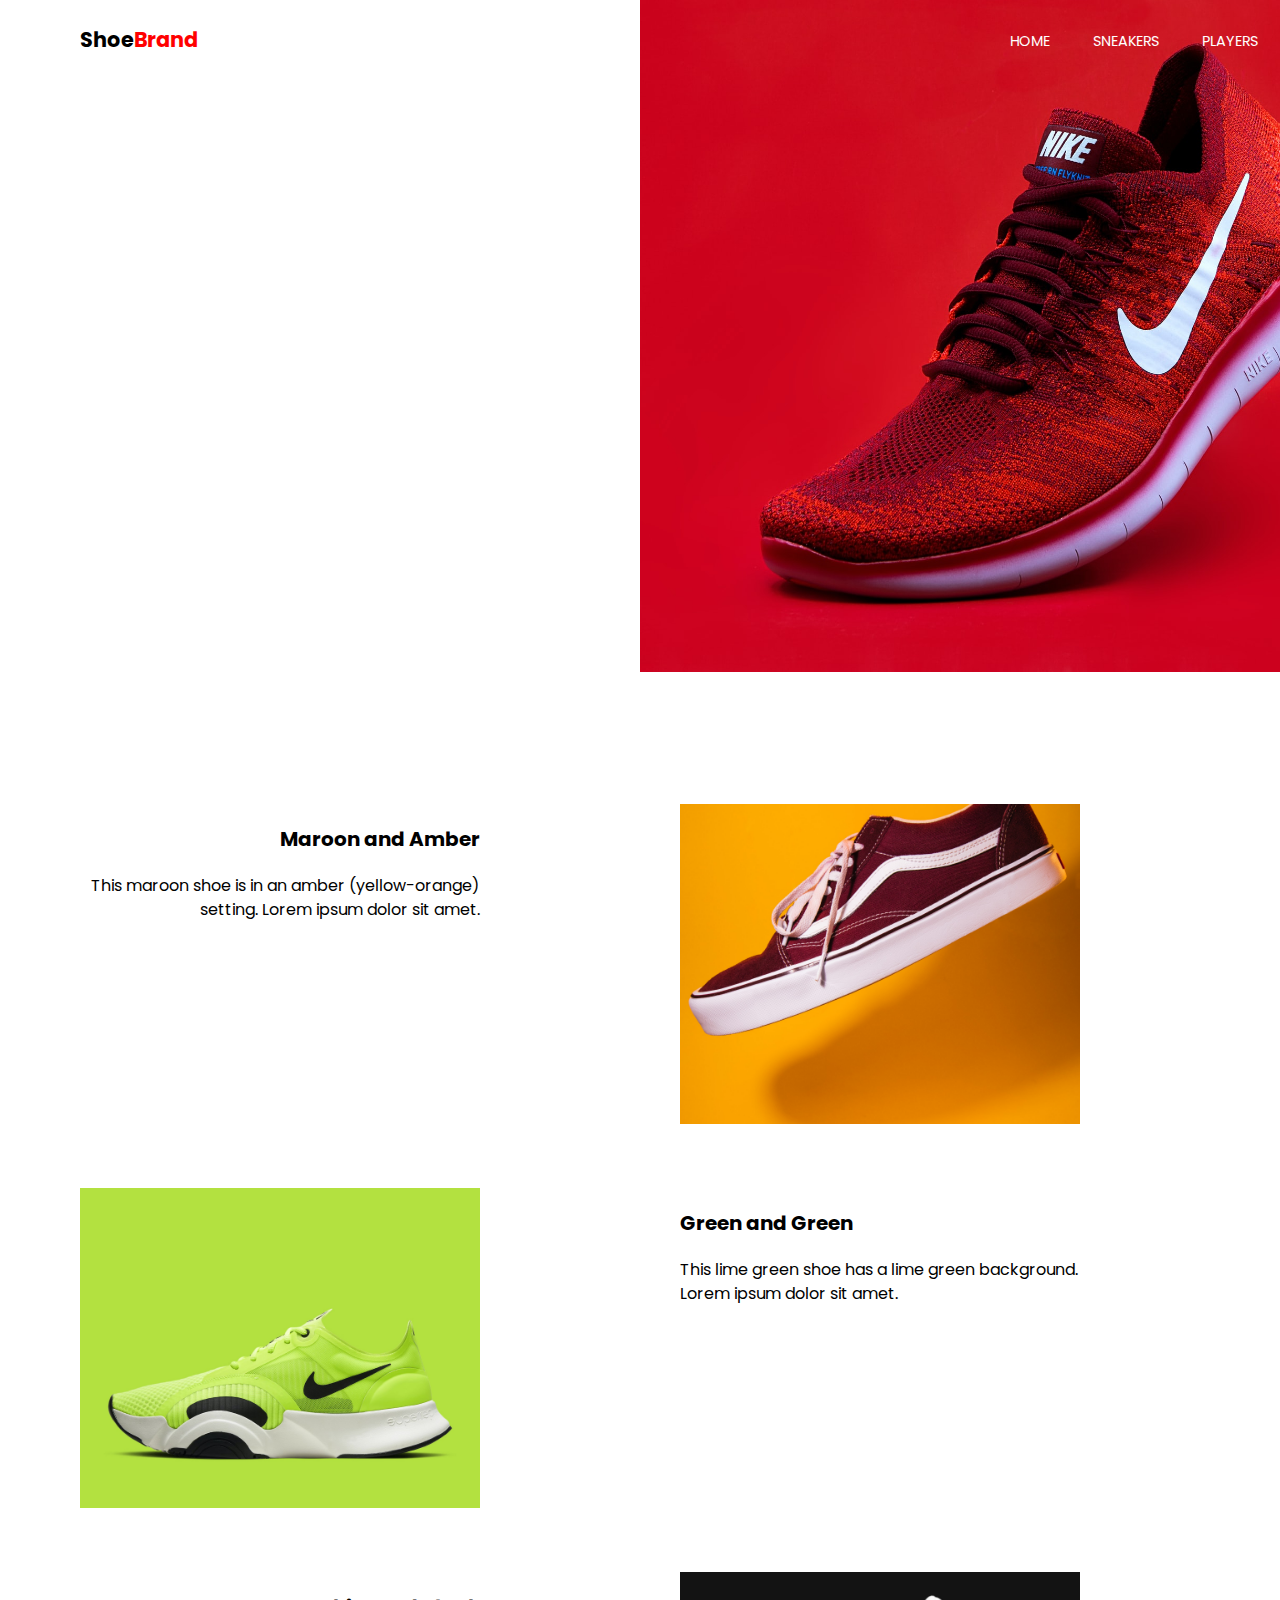
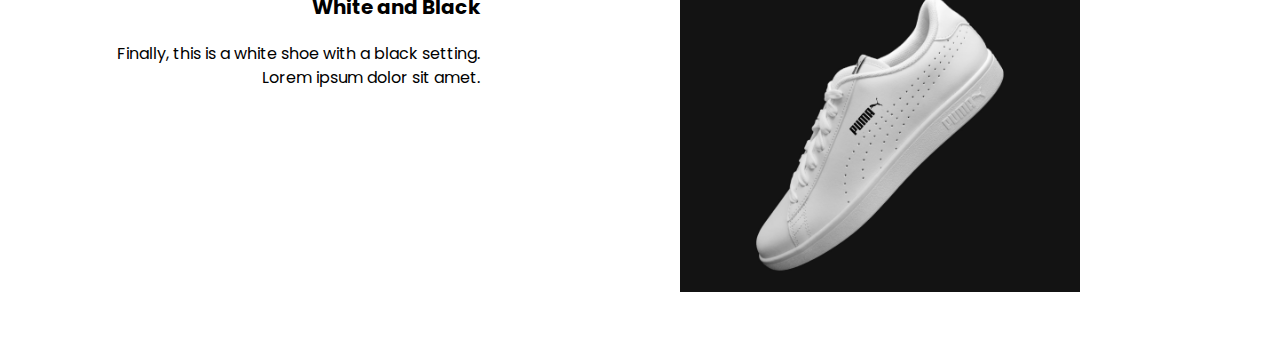
<file: 2-HTML-CSS-frontend-2022-crash-course/index.html>
<!DOCTYPE html>
<html lang="en">

<head>
    <meta charset="UTF-8">
    <meta http-equiv="X-UA-Compatible" content="IE=edge">
    <meta name="viewport" content="width=device-width, initial-scale=1.0">
    <title>The 2022 Frontend Developer Crash Course</title>

    <!-- fonts.google.com select styles, generate link, and paste -->
    <link rel="preconnect" href="https://fonts.googleapis.com">
    <link rel="preconnect" href="https://fonts.gstatic.com" crossorigin>
    <link href="https://fonts.googleapis.com/css2?family=Poppins:wght@400;700&display=swap" rel="stylesheet">

    <link rel="stylesheet" href="css/main.css">
</head>

<body>
    <div class="hero-img"></div> <!-- image defined in css -->
    <div class="wrapper">
        <header>
            <a href="#" class="logo">Shoe<span>Brand</span></a>
            <nav>
                <svg class="close" viewBox="0 0 33 33" fill="none" xmlns="http://www.w3.org/2000/svg">
                    <path
                        d="M16.5 0.25C13.2861 0.25 10.1443 1.20305 7.47199 2.98862C4.79969 4.77419 2.71689 7.31209 1.48697 10.2814C0.257041 13.2507 -0.0647633 16.518 0.562247 19.6702C1.18926 22.8224 2.73692 25.7179 5.00952 27.9905C7.28213 30.2631 10.1776 31.8108 13.3298 32.4378C16.482 33.0648 19.7493 32.743 22.7186 31.513C25.6879 30.2831 28.2258 28.2003 30.0114 25.528C31.797 22.8557 32.75 19.7139 32.75 16.5C32.75 14.366 32.3297 12.2529 31.5131 10.2814C30.6964 8.30985 29.4994 6.51847 27.9905 5.00952C26.4815 3.50056 24.6902 2.3036 22.7186 1.48696C20.7471 0.670319 18.634 0.25 16.5 0.25ZM20.9038 18.5963C21.0561 18.7473 21.177 18.927 21.2595 19.1251C21.342 19.3231 21.3844 19.5355 21.3844 19.75C21.3844 19.9645 21.342 20.1769 21.2595 20.3749C21.177 20.573 21.0561 20.7527 20.9038 20.9038C20.7527 21.0561 20.573 21.177 20.3749 21.2594C20.1769 21.3419 19.9645 21.3844 19.75 21.3844C19.5355 21.3844 19.3231 21.3419 19.1251 21.2594C18.927 21.177 18.7473 21.0561 18.5963 20.9038L16.5 18.7913L14.4038 20.9038C14.2527 21.0561 14.073 21.177 13.8749 21.2594C13.6769 21.3419 13.4645 21.3844 13.25 21.3844C13.0355 21.3844 12.8231 21.3419 12.6251 21.2594C12.427 21.177 12.2473 21.0561 12.0963 20.9038C11.9439 20.7527 11.8231 20.573 11.7406 20.3749C11.6581 20.1769 11.6156 19.9645 11.6156 19.75C11.6156 19.5355 11.6581 19.3231 11.7406 19.1251C11.8231 18.927 11.9439 18.7473 12.0963 18.5963L14.2088 16.5L12.0963 14.4038C11.7903 14.0978 11.6184 13.6827 11.6184 13.25C11.6184 12.8173 11.7903 12.4022 12.0963 12.0963C12.4023 11.7903 12.8173 11.6184 13.25 11.6184C13.6827 11.6184 14.0978 11.7903 14.4038 12.0963L16.5 14.2088L18.5963 12.0963C18.9023 11.7903 19.3173 11.6184 19.75 11.6184C20.1827 11.6184 20.5978 11.7903 20.9038 12.0963C21.2098 12.4022 21.3817 12.8173 21.3817 13.25C21.3817 13.6827 21.2098 14.0978 20.9038 14.4038L18.7913 16.5L20.9038 18.5963Z"
                        fill="black" />
                </svg>

                <ul>
                    <li><a href="#">Home</a></li>
                    <li><a href="#">Sneakers</a></li>
                    <li><a href="#">Players</a></li>
                </ul>
            </nav>

            <!-- svg images are code (copy and paste), no scaling pixelation -->
            <svg class="menu" viewBox="0 0 48 32" fill="none" xmlns="http://www.w3.org/2000/svg">
                <path d="M24 32H0V26.6667H24V32ZM48 18.6667H0V13.3333H48V18.6667ZM48 5.33333H24V0H48V5.33333Z"
                    fill="white" />
            </svg>
        </header>

        <section class="hero">
            <h1>Hello, have a look at these shoes.</h1>
            <p class="subhead">You're about to see random shoe pictures. Lorem, ipsum dolor.</p>
            <svg class="down-arrow" viewBox="0 0 16 132" fill="none" xmlns="http://www.w3.org/2000/svg">
                <path
                    d="M7.29289 131.707C7.68341 132.098 8.31658 132.098 8.7071 131.707L15.0711 125.343C15.4616 124.953 15.4616 124.319 15.0711 123.929C14.6805 123.538 14.0474 123.538 13.6568 123.929L7.99999 129.586L2.34314 123.929C1.95262 123.538 1.31945 123.538 0.928927 123.929C0.538402 124.319 0.538402 124.953 0.928927 125.343L7.29289 131.707ZM7 -4.37114e-08L6.99999 131L8.99999 131L9 4.37114e-08L7 -4.37114e-08Z"
                    fill="black" />
            </svg>
        </section>

        <section class="more-info">

            <div class="feature">
                <div class="content">
                    <p class="title">Maroon and Amber</p>
                    <p class="desc">This maroon shoe is in an amber (yellow-orange) setting. Lorem ipsum dolor sit amet.
                    </p>
                </div>
                <img src="assets/shoe2.jpg" alt="Shoe picture 1">
            </div>

            <!-- css identifies class="feature flip" to flip ordering of text and image-->
            <div class="feature flip">
                <div class="content">
                    <p class="title">Green and Green</p>
                    <p class="desc">This lime green shoe has a lime green background. Lorem ipsum dolor sit amet.</p>
                </div>
                <img src="assets/shoe3.jpg" alt="Shoe picture 2">
            </div>

            <div class="feature">
                <div class="content">
                    <p class="title">White and Black</p>
                    <p class="desc">Finally, this is a white shoe with a black setting. Lorem ipsum dolor sit amet.</p>
                </div>
                <img src="assets/shoe4.jpg" alt="Shoe picture 3">
            </div>

        </section>
    </div>

    <script>
        const menu = document.querySelector(".menu")
        const close = document.querySelector(".close")
        const nav = document.querySelector("nav")

        menu.addEventListener("click", () => {
            // adds class="open-nav" to <nav> menu icon clicked
            nav.classList.add("open-nav")
        })

        close.addEventListener("click", () => {
            nav.classList.remove("open-nav")
        })
    </script>
</body>

</html>
</file>
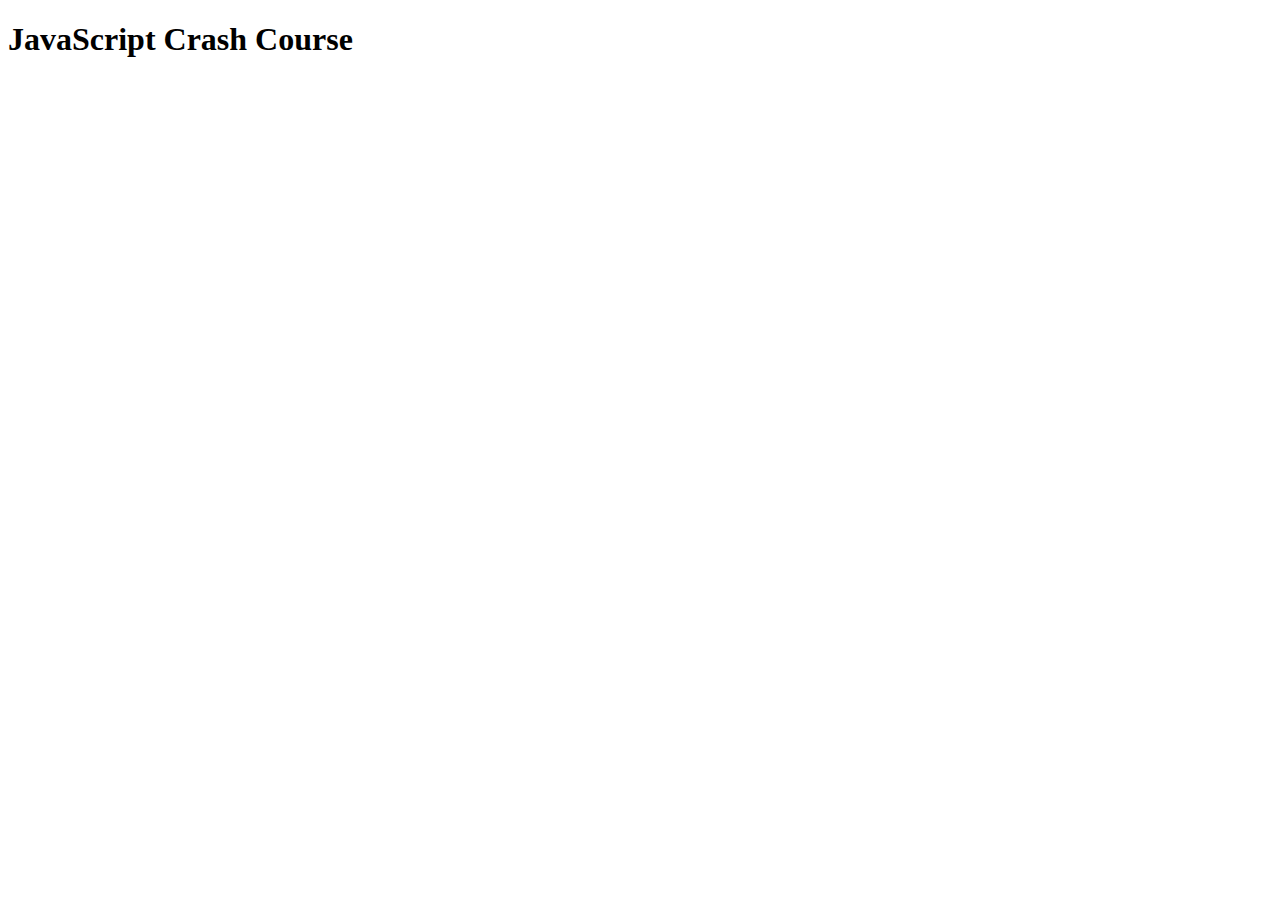
<file: 3-JavaScript-beginner-crash-course/index.html>
<!DOCTYPE html>
<html lang="en">
<head>
    <meta charset="UTF-8">
    <meta http-equiv="X-UA-Compatible" content="IE=edge">
    <meta name="viewport" content="width=device-width, initial-scale=1.0">
    <title>Document</title>
</head>
<body>
    <h1>JavaScript Crash Course</h1>
    <script src="main.js">
    </script>
</body>
</html>
</file>
<file: 2-HTML-CSS-frontend-2022-crash-course/css/main.css>
body {
  margin: 1.5em;
  font-family: "Poppins", sans-serif;
}

a {
  text-decoration: none;
  font-size: 1.3rem;
}

/** 
 * Designing mobile interface first
**/
.hero-img {
  position: absolute;
  top: 0;
  left: 0;
  background: url("../assets/shoe1.jpg");
  background-size: cover;
  background-position-x: 20%;
  background-position-y: 20%;
  width: 100%;
  height: 100vh;
  z-index: -1;
  -webkit-animation: introLoad 2s forwards;
          animation: introLoad 2s forwards;
}

.logo {
  color: white;
  font-weight: bold;
}

nav {
  position: fixed;
  right: 0;
  top: 0;
  background: white;
  height: 100vh;
  width: 50%;
  z-index: 999;
  text-transform: uppercase;
  -webkit-transform: translateX(100%);
          transform: translateX(100%);
  -webkit-transition: -webkit-transform .5s ease-in-out;
  transition: -webkit-transform .5s ease-in-out;
  transition: transform .5s ease-in-out;
  transition: transform .5s ease-in-out, -webkit-transform .5s ease-in-out;
}

nav .close {
  float: right;
  margin: 2em;
  width: 2.5em;
  cursor: pointer;
}

nav ul {
  list-style-type: none;
  padding: 0;
  margin-top: 8em;
}

nav ul a {
  color: black;
  padding: .75em 2em;
  display: block;
}

nav ul a:hover {
  background: #ececec;
}

.open-nav {
  -webkit-transform: translateX(0%);
          transform: translateX(0%);
}

header {
  display: -webkit-box;
  display: -ms-flexbox;
  display: flex;
  -webkit-box-pack: justify;
      -ms-flex-pack: justify;
          justify-content: space-between;
}

header .menu {
  width: 2.5em;
  margin-top: -0.6em;
  cursor: pointer;
}

h1 {
  font-size: 3rem;
  margin-top: 2em;
  line-height: 3.3rem;
}

.subhead {
  font-size: 1.4rem;
}

.hero {
  color: white;
  height: 80vh;
  margin-bottom: 10vh;
  -webkit-animation: moveDown 1s ease-in-out forwards;
          animation: moveDown 1s ease-in-out forwards;
  opacity: 0;
}

.hero .down-arrow {
  stroke: white;
  position: absolute;
  bottom: 2em;
  width: 1em;
  animation: moveArrow 1s alternate-reverse infinite;
}

.hero .down-arrow path {
  fill: white;
}

.more-info img {
  width: 100%;
  -o-object-fit: cover;
     object-fit: cover;
  height: 20em;
}

.more-info .title {
  font-weight: bold;
  font-size: 1.25rem;
}

.more-info .desc {
  line-height: 1.5rem;
}

@media only screen and (min-width: 680px) {
  body {
    margin: 1.5em 5em;
    font-family: "Poppins", sans-serif;
  }
  .subhead {
    margin-bottom: 5em;
  }
}

@media only screen and (min-width: 920px) {
  .menu {
    display: none;
  }
  nav {
    -webkit-transform: translateX(0);
            transform: translateX(0);
    position: unset;
    display: block;
    width: auto;
    height: auto;
    background: none;
  }
  nav svg.close {
    display: none;
  }
  nav ul {
    display: -webkit-box;
    display: -ms-flexbox;
    display: flex;
    margin: 0;
  }
  nav ul a {
    color: white;
    padding: .5em 1.5em;
    font-size: .9rem;
  }
  nav ul a:hover {
    background: none;
    text-decoration: underline;
  }
  .hero-img {
    left: unset;
    right: 0;
    width: 50%;
    height: 42em;
  }
  .logo {
    color: black;
  }
  .logo span {
    color: red;
  }
  section.hero {
    color: black;
    height: auto;
    width: 40%;
    margin-bottom: 12em;
  }
  section.hero svg.down-arrow {
    stroke: black;
    position: unset;
  }
  section.hero svg.down-arrow path {
    fill: black;
  }
  .feature {
    display: -ms-grid;
    display: grid;
    -ms-grid-columns: (auto)[2];
        grid-template-columns: repeat(2, auto);
    gap: 3em;
    margin-bottom: 4em;
  }
  .feature img {
    width: 25em;
  }
  .feature .content {
    text-align: right;
    width: 25em;
  }
  .feature.flip {
        grid-template-areas: "left right";
  }
  .feature.flip img {
    -ms-grid-row: 1;
    -ms-grid-column: 1;
    grid-area: left;
  }
  .feature.flip .content {
    text-align: left;
    width: 25em;
    -ms-grid-column-align: left;
        justify-self: left;
  }
}

@media only screen and (min-width: 1200px) {
  .wrapper {
    width: 1200px;
    margin: 0 auto;
  }
  .feature {
    gap: 0;
  }
}

@-webkit-keyframes introLoad {
  from {
    -webkit-clip-path: polygon(0 0, 100% 0, 100% 0, 0 0);
            clip-path: polygon(0 0, 100% 0, 100% 0, 0 0);
  }
  to {
    -webkit-clip-path: polygon(0 0, 100% 0, 100% 100%, 0 100%);
            clip-path: polygon(0 0, 100% 0, 100% 100%, 0 100%);
  }
}

@keyframes introLoad {
  from {
    -webkit-clip-path: polygon(0 0, 100% 0, 100% 0, 0 0);
            clip-path: polygon(0 0, 100% 0, 100% 0, 0 0);
  }
  to {
    -webkit-clip-path: polygon(0 0, 100% 0, 100% 100%, 0 100%);
            clip-path: polygon(0 0, 100% 0, 100% 100%, 0 100%);
  }
}

@-webkit-keyframes moveArrow {
  from {
    -webkit-transform: translateY(-30px);
            transform: translateY(-30px);
  }
  to {
    -webkit-transform: translateY(0);
            transform: translateY(0);
  }
}

@keyframes moveArrow {
  from {
    -webkit-transform: translateY(-30px);
            transform: translateY(-30px);
  }
  to {
    -webkit-transform: translateY(0);
            transform: translateY(0);
  }
}

@-webkit-keyframes moveDown {
  from {
    -webkit-transform: translateY(-100px);
            transform: translateY(-100px);
  }
  to {
    -webkit-transform: translateY(0);
            transform: translateY(0);
    opacity: 1;
  }
}

@keyframes moveDown {
  from {
    -webkit-transform: translateY(-100px);
            transform: translateY(-100px);
  }
  to {
    -webkit-transform: translateY(0);
            transform: translateY(0);
    opacity: 1;
  }
}
/*# sourceMappingURL=main.css.map */
</file>
